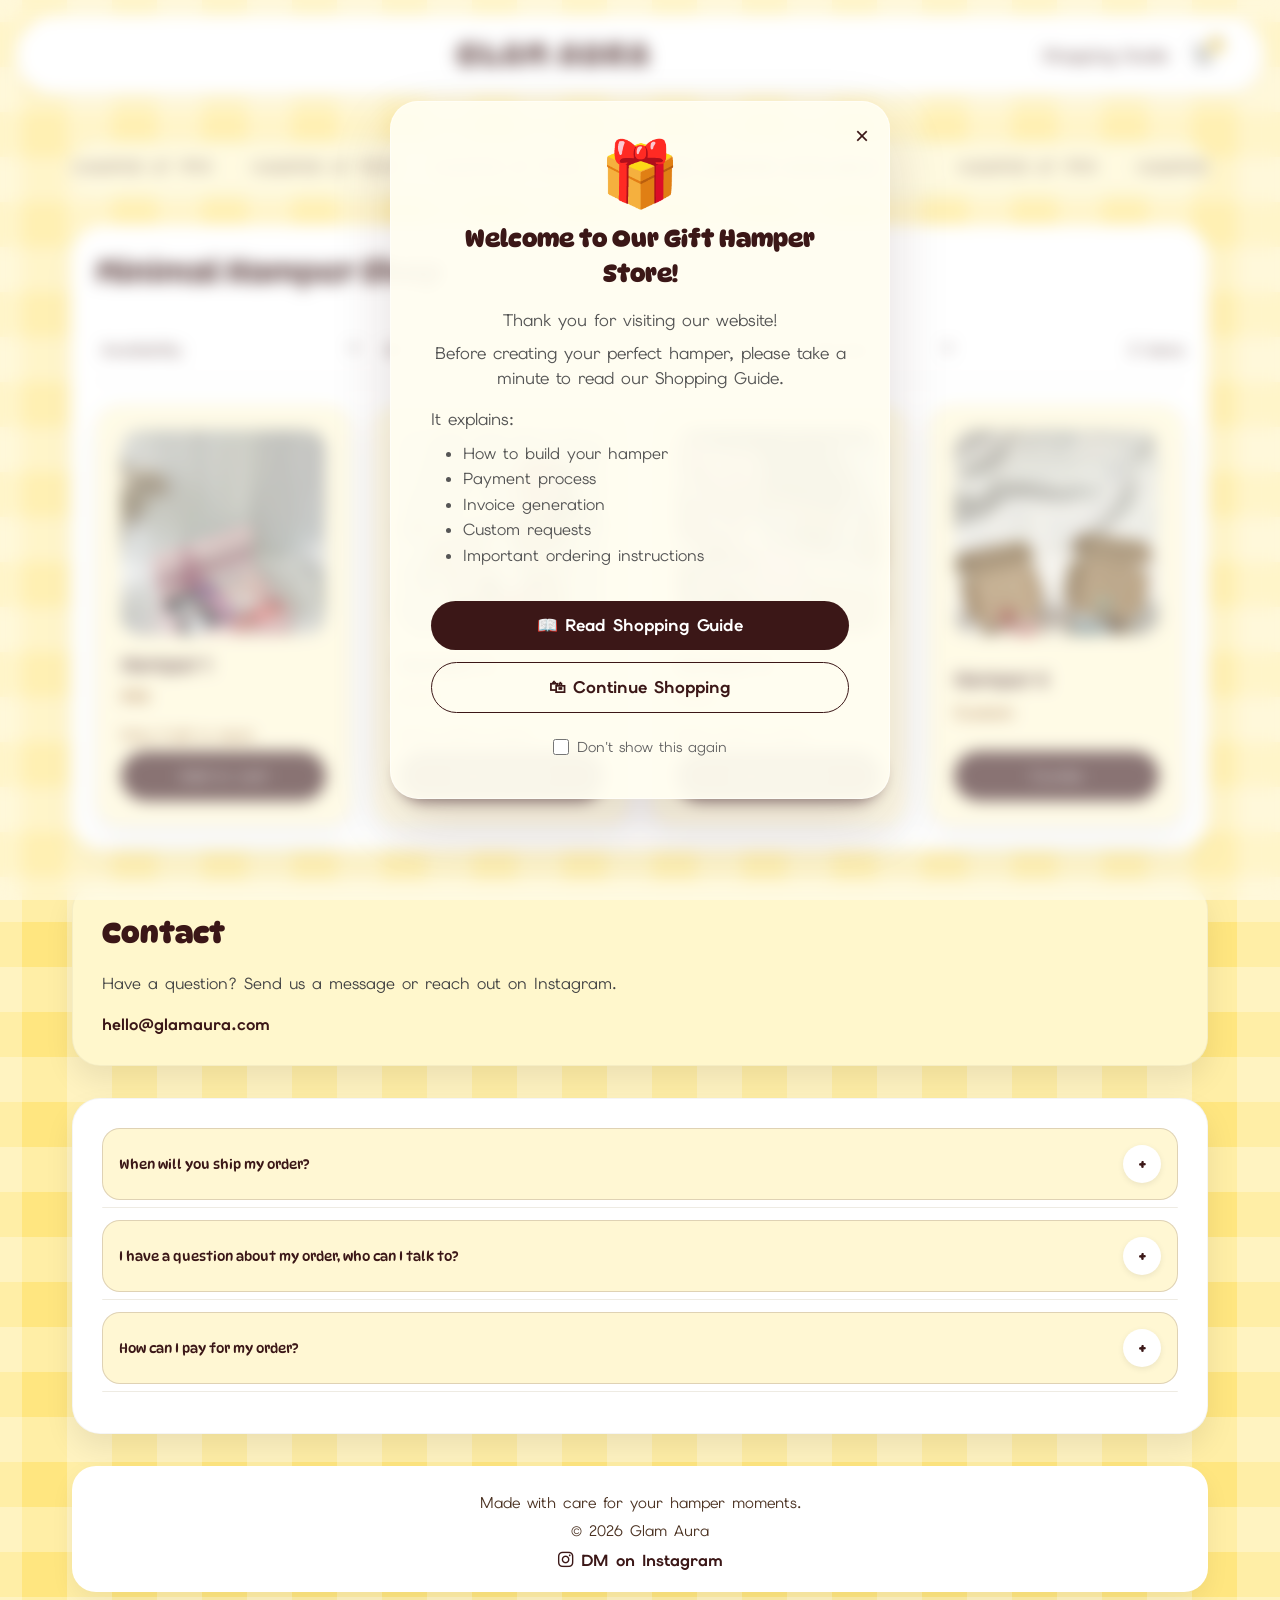
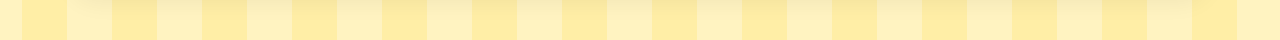
<file: index.html>
<!DOCTYPE html>
<html lang="en">
<head>
    <meta charset="UTF-8">
    <meta name="viewport" content="width=device-width, initial-scale=1.0">
    <title>Glam Aura - Hamper Store</title>
    <link rel="stylesheet" href="style.css">
    <link rel="preconnect" href="https://fonts.googleapis.com">
<link rel="preconnect" href="https://fonts.gstatic.com" crossorigin>
    <link rel="stylesheet" href="https://fonts.googleapis.com/css2?family=DynaPuff:wght@400..700&family=Elms+Sans:ital,wght@0,100..900;1,100..900&display=swap">
    <link rel="stylesheet" href="https://fonts.googleapis.com/css2?family=Material+Symbols+Outlined:opsz,wght,FILL,GRAD@20..48,100..700,0..1,-50..200" />
    <link rel="stylesheet" href="https://cdnjs.cloudflare.com/ajax/libs/font-awesome/6.4.0/css/all.min.css">
    <style>
        .material-symbols-outlined {
            font-family: 'Material Symbols Outlined';
            font-variation-settings:
            'FILL' 0,
            'wght' 400,
            'GRAD' 0,
            'opsz' 24;
            line-height: 1;
        }
    </style>
</head>
<body>
    <!-- Navigation Bar -->
    <nav class="navbar">
        <div class="nav-container">
            <!-- Brand Name -->
            <a class="nav-brand" href="index.html">GLAM AURA</a>
            
            <div style="display: flex; align-items: center; gap: 1.5rem;">
                <a href="shopping-guide.html" style="font-family: 'Elms Sans', sans-serif; font-weight: 700; color: #3b1717; text-decoration: none; font-size: 1rem; transition: color 0.3s ease;">Shopping Guide</a>
                <!-- Cart Icon -->
                <div class="cart-icon">
                    <span class="material-symbols-outlined">shopping_cart</span>
                    <span class="cart-count" id="cartCount">0</span>
                </div>
            </div>
        </div>
    </nav>

    <!-- Main Content -->
    <main class="container">
        <section class="top-banner">
            <div class="ticker">
                <span>HAMPER AT ₹99&nbsp; &nbsp;&nbsp;&nbsp;HAMPER AT ₹299&nbsp;&nbsp;&nbsp;&nbsp;HAMPER AT ₹499&nbsp;&nbsp;&nbsp;&nbsp;<B>CUSTOM HAMPER AVAILABLE</B>&nbsp;&nbsp;&nbsp;&nbsp;</span>
                <span>HAMPER AT ₹99&nbsp; &nbsp;&nbsp;&nbsp;HAMPER AT ₹299&nbsp;&nbsp;&nbsp;&nbsp;HAMPER AT ₹499&nbsp;&nbsp;&nbsp;&nbsp;<B>CUSTOM HAMPER AVAILABLE</B>&nbsp;&nbsp;&nbsp;&nbsp;</span>
                <span>HAMPER AT ₹99&nbsp; &nbsp;&nbsp;&nbsp;HAMPER AT ₹299&nbsp;&nbsp;&nbsp;&nbsp;HAMPER AT ₹499&nbsp;&nbsp;&nbsp;&nbsp;<B>CUSTOM HAMPER AVAILABLE</B>&nbsp;&nbsp;&nbsp;&nbsp;</span>
                    
            </div>
        </section>

        <section class="products-section" id="products">
            <div class="products-header">
                <h2>Minimal Hamper Shop</h2>
            </div>

            <div class="filter-section">
                <div class="filter-row">
                    <div class="filter-item">
                        <select id="availabilityFilter" class="filter-dropdown-inline">
                            <option value="all">Availability</option>
                            <option value="in-stock">In Stock</option>
                            <option value="out-stock">Out of Stock</option>
                        </select>
                    </div>

                    <div class="filter-item">
                        <select id="priceFilter" class="filter-dropdown-inline">
                            <option value="all">All</option>
                            <option value="99">₹99</option>
                            <option value="299">₹299</option>
                            <option value="499">₹499</option>
                        </select>
                    </div>

                    <div class="filter-item sort-item">
                        <select id="sortFilter" class="filter-dropdown-inline">
                            <option value="relevance">Popular</option>
                            <option value="price-low">Lowest to Highest</option>
                            <option value="price-high">Highest to Lowest</option>
                        </select>
                    </div>

                    <div class="item-count" id="itemCount">3 items</div>
                </div>
            </div>

            <div class="product-grid">
                <article class="product-card" data-product="Hamper 1" data-price="99" data-image="Hamper 1" data-items="Mini chocolate|Hand cream|Sticker set" data-description="A soft bundle of treats and small surprises.">
                    <div class="product-image">
                        <img src="assets/hamper1.jpg" alt="Hamper 1">
                    </div>
                    <div>
                        <div class="product-title">Hamper 1</div>
                        <div class="product-price">₹99</div>
                    </div>
                    <button class="add-cart-btn" data-product="Hamper 1" data-price="99">Add to cart</button>
                </article>

                <article class="product-card" data-product="Hamper 2" data-price="299" data-image="Hamper 2" data-items="Cozy socks|Snack jar|Note card" data-description="A richer mix of cozy accessories and snacks.">
                    <div class="product-image">
                        <img src="assets/hamper2.jpg" alt="Hamper 2">
                    </div>
                    <div>
                        <div class="product-title">Hamper 2</div>
                        <div class="product-price">₹299</div>
                    </div>
                    <button class="add-cart-btn" data-product="Hamper 2" data-price="299">Add to cart</button>
                </article>

                <article class="product-card" data-product="Hamper 3" data-price="499" data-image="Hamper 3" data-items="Premium candle|Sweet biscuits|Gift tag" data-description="A premium selection for thoughtful gifting.">
                    <div class="product-image">
                        <img src="assets/hamper3.jpg" alt="Hamper 3">
                    </div>
                    <div>
                        <div class="product-title">Hamper 3</div>
                        <div class="product-price">₹499</div>
                    </div>
                    <button class="add-cart-btn" data-product="Hamper 3" data-price="499">Add to cart</button>
                </article>

                <article class="product-card" data-product="Hamper 4" data-price="599" data-image="Hamper 4" data-items="Custom item 1|Custom item 2|Custom message card" data-description="Build your own custom hamper with curated goodies.">
                    <div class="product-image">
                        <img src="assets/custom-hamper.jpg" alt="Custom Hamper">
                    </div>
                    <div>
                        <div class="product-title">Hamper 4</div>
                        <div class="product-price">Custom</div>
                    </div>
                    <button class="curate-btn" type="button" onclick="window.location.href='custom-hamper.html'">Curate</button>
                </article>
            </div>
        </section>

        <section class="contact-section" id="contact">
            <h2>Contact</h2>
            <p>Have a question? Send us a message or reach out on Instagram.</p>
            <a class="contact-link" href="mailto:hello@glamaura.com">hello@glamaura.com</a>
        </section>

        <section class="faq-section">
            <div class="faq-item">
                <button class="faq-question" type="button">
                    <span>When will you ship my order?</span>
                    <span class="faq-toggle">+</span>
                </button>
                <div class="faq-answer">
                    <p>Allow 3-4 business days for us to process and ship out your order.</p>
                </div>
            </div>
            <div class="faq-item">
                <button class="faq-question" type="button">
                    <span>I have a question about my order, who can I talk to?</span>
                    <span class="faq-toggle">+</span>
                </button>
                <div class="faq-answer">
                    <p>Please contact and message us on Instagram at <a href="https://www.instagram.com/theglam._.aura" target="_blank" rel="noreferrer">theglam._.aura</a>.</p>
                </div>
            </div>
            <div class="faq-item">
                <button class="faq-question" type="button">
                    <span>How can I pay for my order?</span>
                    <span class="faq-toggle">+</span>
                </button>
                <div class="faq-answer">
                    <p>Payments are accepted via UPI and other online payment methods at checkout for a smooth and secure experience.</p>
                </div>
            </div>
        </section>

        <footer class="site-footer">
            <p>Made with care for your hamper moments.</p>
            <p>© 2026 Glam Aura</p>
            <a class="instagram-link" href="https://www.instagram.com/theglam._.aura" target="_blank" rel="noreferrer">
                <i class="fab fa-instagram"></i> DM on Instagram
            </a>
        </footer>
    </main>

    <div id="cartSummaryBar" class="cart-summary-bar">
        <div class="cart-summary-thumb"><span class="material-symbols-outlined">shopping_cart</span></div>
        <div class="cart-summary-content">
            <div class="cart-summary-title" id="summaryTitle">Your cart</div>
            <div class="cart-summary-price" id="summaryPrice">₹0</div>
        </div>
        <button class="cart-summary-button" id="summaryButton">View cart</button>
    </div>

    <div id="cartDrawerOverlay" class="cart-drawer-overlay">
        <div class="cart-drawer">
            <div class="cart-drawer-header">
                <h3>Your Cart</h3>
                <button class="drawer-close" id="drawerClose">×</button>
            </div>
            <div class="cart-drawer-body">
                <div class="cart-status">
                    <span id="cartDrawerCount">0</span>
                    <span>item(s)</span>
                </div>
                <div class="cart-message">Have a buttery day!</div>
                <div class="cart-items" id="cartItems"></div>
                <div class="cart-total"><span>Total</span><span id="cartTotal">₹0</span></div>
                <div class="cart-note">
                    <label for="cartNote">Add order note</label>
                    <textarea id="cartNote" placeholder="Write a cute note here..."></textarea>
                </div>
            </div>
            <div class="cart-drawer-footer">
                <div class="cart-buttons">
                    <button class="cart-action-btn secondary" id="viewCartButton">View Cart</button>
                    <button class="cart-action-btn primary" id="checkoutButton">Check Out</button>
                </div>
            </div>
        </div>
    </div>

    <div id="productModalOverlay" class="product-modal-overlay">
        <div class="product-modal">
            <div class="product-modal-header">
                <div class="product-modal-title" id="modalTitle">Hamper details</div>
                <button class="modal-close" id="modalClose">×</button>
            </div>
            <div class="product-modal-body">
                <div class="modal-image" id="modalImage">Product image</div>
                <div class="modal-price" id="modalPrice">₹0</div>
                <p class="modal-description" id="modalDescription">Product description</p>
                <div class="modal-items">
                    <div class="modal-items-title">What's inside</div>
                    <ul class="modal-items-list" id="modalItemsList"></ul>
                </div>
            </div>
            <div class="product-modal-footer">
                <button class="cart-action-btn secondary" id="modalCloseButton">Close</button>
                <button class="cart-action-btn primary" id="modalAddCartButton">Add to cart</button>
            </div>
        </div>
    </div>

    <div id="welcomePopupOverlay" class="welcome-popup-overlay">
        <div class="welcome-popup">
            <button class="welcome-popup-close" id="welcomePopupClose">×</button>
            <div class="welcome-popup-icon">🎁</div>
            <h2 class="welcome-popup-title">Welcome to Our Gift Hamper Store!</h2>
            <p class="welcome-popup-text">Thank you for visiting our website!</p>
            <p class="welcome-popup-text">Before creating your perfect hamper, please take a minute to read our Shopping Guide.</p>
            <p class="welcome-popup-text" style="text-align: left; margin-top: 1rem;">It explains:</p>
            <ul class="welcome-popup-list">
                <li>How to build your hamper</li>
                <li>Payment process</li>
                <li>Invoice generation</li>
                <li>Custom requests</li>
                <li>Important ordering instructions</li>
            </ul>
            <div class="welcome-popup-buttons">
                <button class="cart-action-btn primary" onclick="window.location.href='shopping-guide.html'">📖 Read Shopping Guide</button>
                <button class="cart-action-btn secondary" id="welcomePopupContinue">🛍 Continue Shopping</button>
            </div>
            <div class="welcome-popup-checkbox">
                <input type="checkbox" id="dontShowAgain">
                <label for="dontShowAgain">Don't show this again</label>
            </div>
        </div>
    </div>

    <script src="script.js"></script>
</body>
</html>
</file>
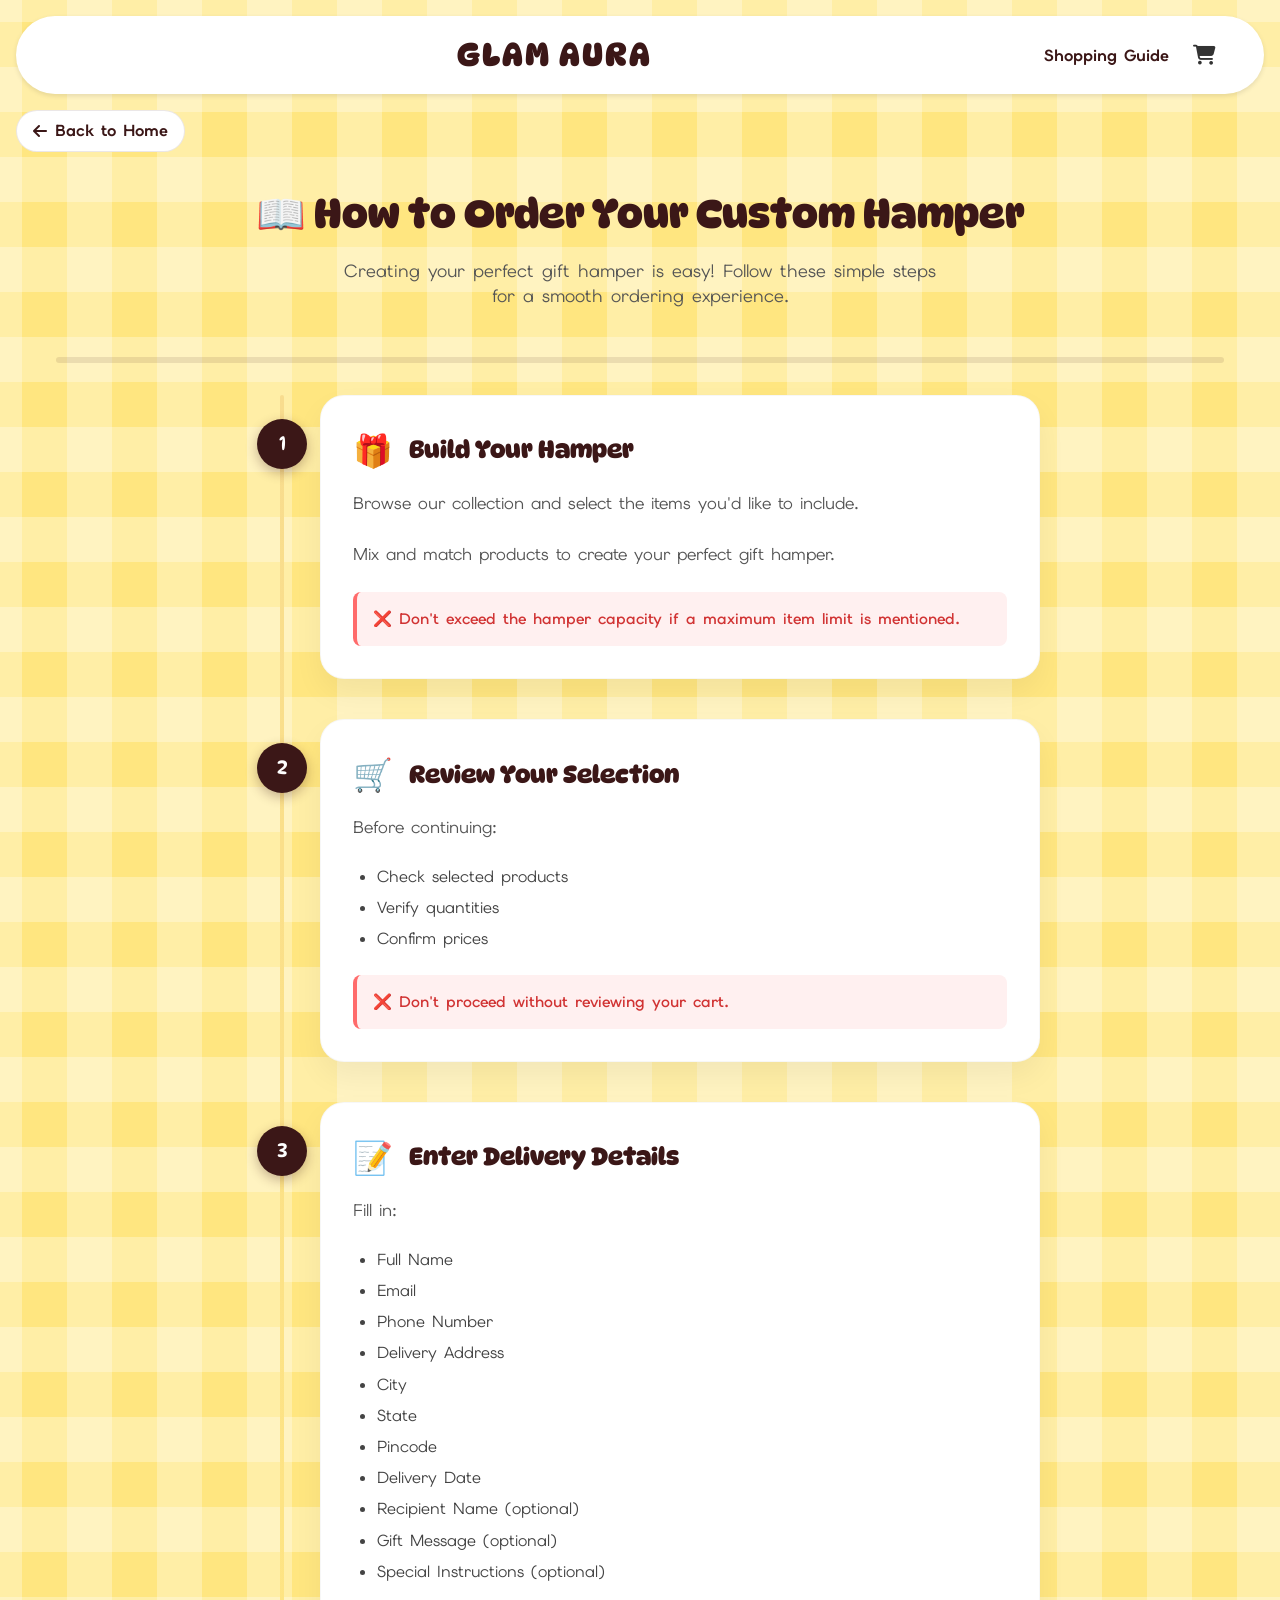
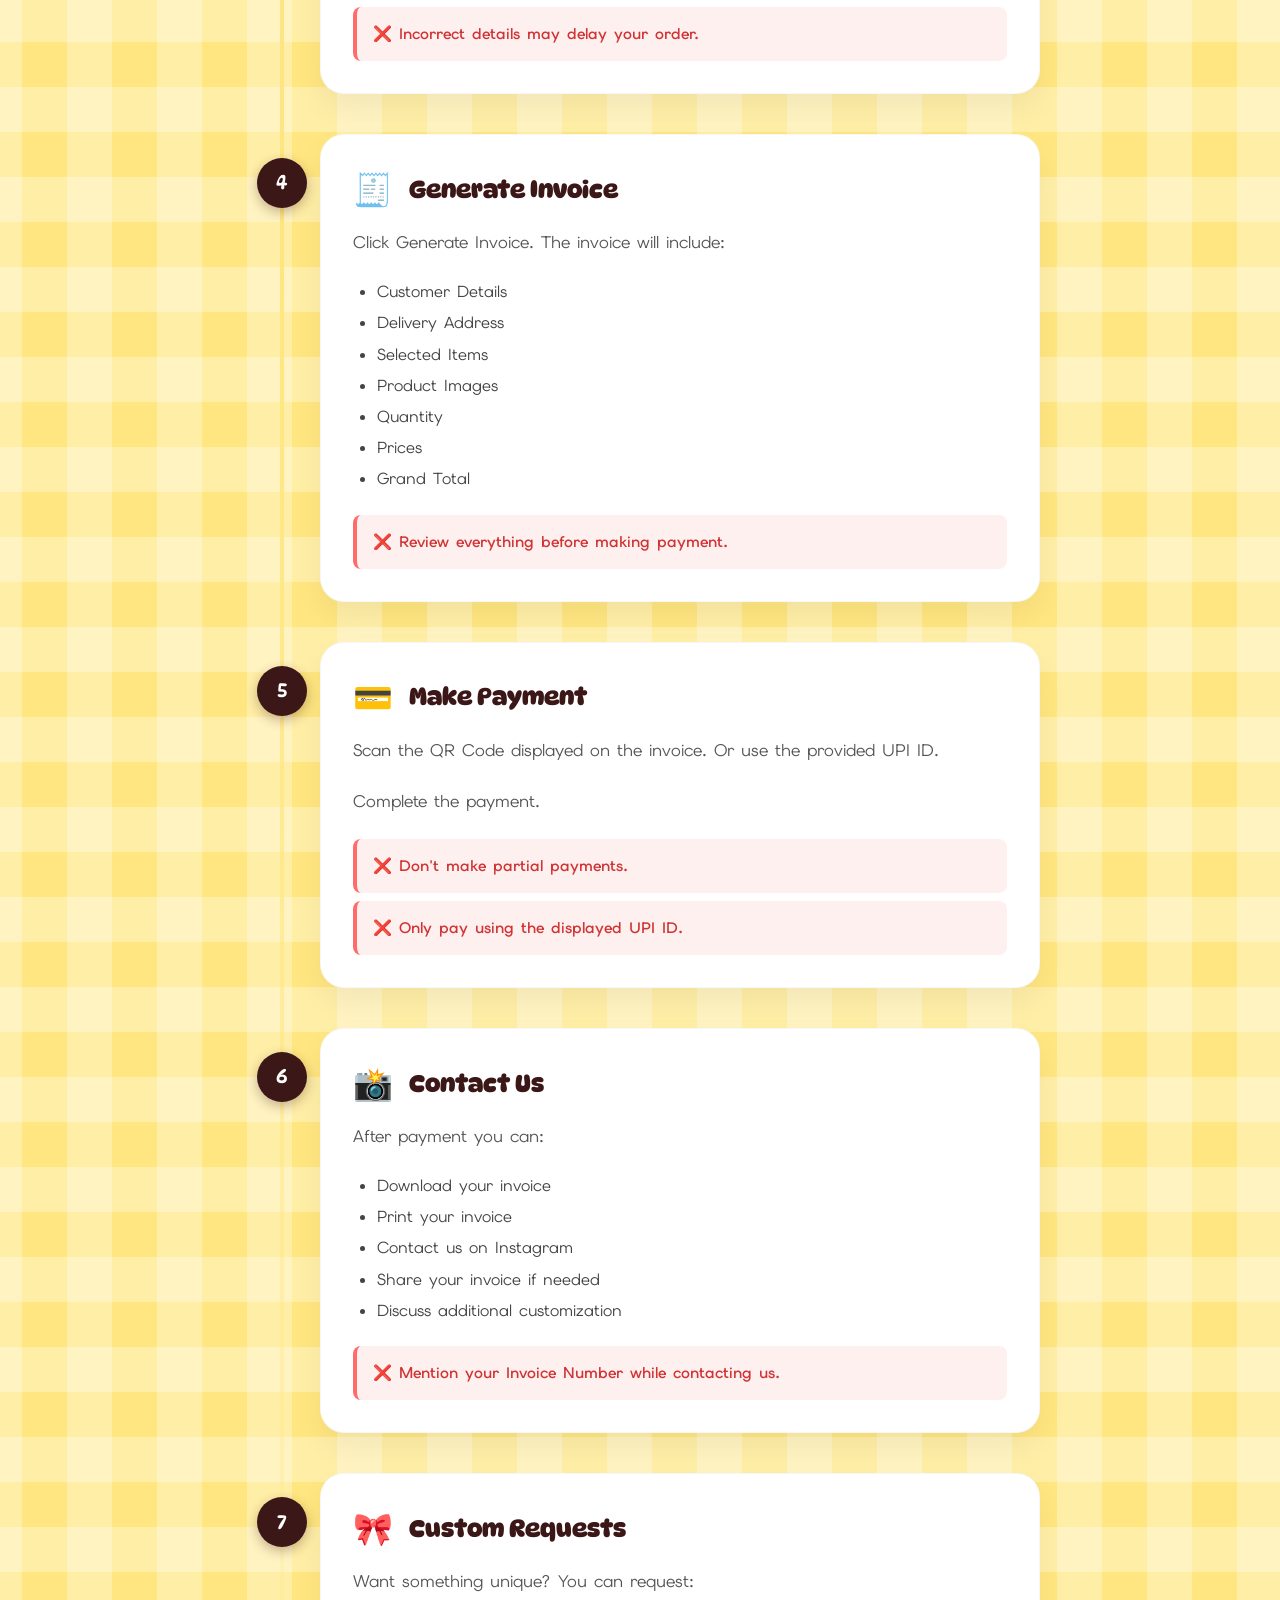
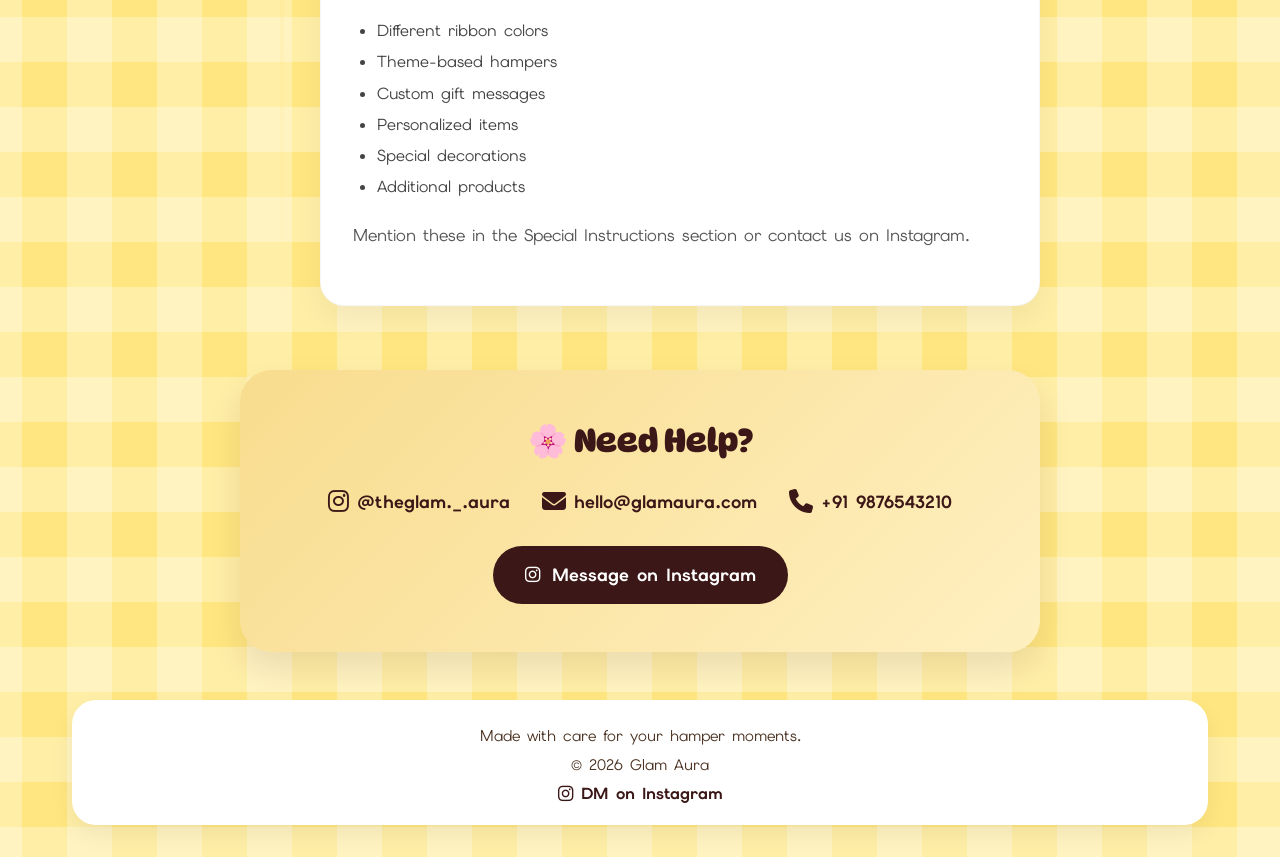
<file: shopping-guide.html>
<!DOCTYPE html>
<html lang="en">
<head>
    <meta charset="UTF-8">
    <meta name="viewport" content="width=device-width, initial-scale=1.0">
    <title>Shopping Guide - Glam Aura</title>
    <link rel="stylesheet" href="style.css">
    <link rel="preconnect" href="https://fonts.googleapis.com">
    <link rel="preconnect" href="https://fonts.gstatic.com" crossorigin>
    <link rel="stylesheet" href="https://fonts.googleapis.com/css2?family=DynaPuff:wght@400..700&family=Elms+Sans:ital,wght@0,100..900;1,100..900&display=swap">
    <link rel="stylesheet" href="https://cdnjs.cloudflare.com/ajax/libs/font-awesome/6.4.0/css/all.min.css">
</head>
<body>
    <!-- Navigation Bar -->
    <nav class="navbar">
        <div class="nav-container">
            <!-- Brand Name -->
            <a class="nav-brand" href="index.html">GLAM AURA</a>
            
            <div style="display: flex; align-items: center; gap: 1.5rem;">
                <a href="shopping-guide.html" style="font-family: 'Elms Sans', sans-serif; font-weight: 700; color: #3b1717; text-decoration: none; font-size: 1rem; transition: color 0.3s ease;">Shopping Guide</a>
                <!-- Cart Icon -->
                <div class="cart-icon" onclick="window.location.href='index.html'">
                    <i class="fas fa-shopping-cart" style="font-size: 1.25rem; color: #333;"></i>
                </div>
            </div>
        </div>
    </nav>

    <a href="index.html" class="guide-back-btn">
        <i class="fas fa-arrow-left"></i> Back to Home
    </a>

    <main class="guide-container">
        <header class="guide-header">
            <h1 class="guide-title">📖 How to Order Your Custom Hamper</h1>
            <p class="guide-subtitle">Creating your perfect gift hamper is easy! Follow these simple steps for a smooth ordering experience.</p>
        </header>

        <div class="progress-container">
            <div class="progress-bar" id="progressBar"></div>
        </div>

        <div class="guide-timeline">
            <!-- Step 1 -->
            <div class="guide-step">
                <div class="step-number">1</div>
                <div class="guide-card">
                    <div class="guide-card-header">
                        <div class="step-icon">🎁</div>
                        <h2 class="guide-card-title">Build Your Hamper</h2>
                    </div>
                    <p class="guide-card-desc">Browse our collection and select the items you'd like to include.</p>
                    <p class="guide-card-desc">Mix and match products to create your perfect gift hamper.</p>
                    <div class="warning-box">
                        ❌ Don't exceed the hamper capacity if a maximum item limit is mentioned.
                    </div>
                </div>
            </div>

            <!-- Step 2 -->
            <div class="guide-step">
                <div class="step-number">2</div>
                <div class="guide-card">
                    <div class="guide-card-header">
                        <div class="step-icon">🛒</div>
                        <h2 class="guide-card-title">Review Your Selection</h2>
                    </div>
                    <p class="guide-card-desc">Before continuing:</p>
                    <ul class="guide-card-list">
                        <li>Check selected products</li>
                        <li>Verify quantities</li>
                        <li>Confirm prices</li>
                    </ul>
                    <div class="warning-box">
                        ❌ Don't proceed without reviewing your cart.
                    </div>
                </div>
            </div>

            <!-- Step 3 -->
            <div class="guide-step">
                <div class="step-number">3</div>
                <div class="guide-card">
                    <div class="guide-card-header">
                        <div class="step-icon">📝</div>
                        <h2 class="guide-card-title">Enter Delivery Details</h2>
                    </div>
                    <p class="guide-card-desc">Fill in:</p>
                    <ul class="guide-card-list">
                        <li>Full Name</li>
                        <li>Email</li>
                        <li>Phone Number</li>
                        <li>Delivery Address</li>
                        <li>City</li>
                        <li>State</li>
                        <li>Pincode</li>
                        <li>Delivery Date</li>
                        <li>Recipient Name (optional)</li>
                        <li>Gift Message (optional)</li>
                        <li>Special Instructions (optional)</li>
                    </ul>
                    <div class="warning-box">
                        ❌ Incorrect details may delay your order.
                    </div>
                </div>
            </div>

            <!-- Step 4 -->
            <div class="guide-step">
                <div class="step-number">4</div>
                <div class="guide-card">
                    <div class="guide-card-header">
                        <div class="step-icon">🧾</div>
                        <h2 class="guide-card-title">Generate Invoice</h2>
                    </div>
                    <p class="guide-card-desc">Click Generate Invoice. The invoice will include:</p>
                    <ul class="guide-card-list">
                        <li>Customer Details</li>
                        <li>Delivery Address</li>
                        <li>Selected Items</li>
                        <li>Product Images</li>
                        <li>Quantity</li>
                        <li>Prices</li>
                        <li>Grand Total</li>
                    </ul>
                    <div class="warning-box">
                        ❌ Review everything before making payment.
                    </div>
                </div>
            </div>

            <!-- Step 5 -->
            <div class="guide-step">
                <div class="step-number">5</div>
                <div class="guide-card">
                    <div class="guide-card-header">
                        <div class="step-icon">💳</div>
                        <h2 class="guide-card-title">Make Payment</h2>
                    </div>
                    <p class="guide-card-desc">Scan the QR Code displayed on the invoice. Or use the provided UPI ID.</p>
                    <p class="guide-card-desc">Complete the payment.</p>
                    <div class="warning-box" style="margin-bottom: 0.5rem;">
                        ❌ Don't make partial payments.
                    </div>
                    <div class="warning-box">
                        ❌ Only pay using the displayed UPI ID.
                    </div>
                </div>
            </div>

            <!-- Step 6 -->
            <div class="guide-step">
                <div class="step-number">6</div>
                <div class="guide-card">
                    <div class="guide-card-header">
                        <div class="step-icon">📸</div>
                        <h2 class="guide-card-title">Contact Us</h2>
                    </div>
                    <p class="guide-card-desc">After payment you can:</p>
                    <ul class="guide-card-list">
                        <li>Download your invoice</li>
                        <li>Print your invoice</li>
                        <li>Contact us on Instagram</li>
                        <li>Share your invoice if needed</li>
                        <li>Discuss additional customization</li>
                    </ul>
                    <div class="warning-box">
                        ❌ Mention your Invoice Number while contacting us.
                    </div>
                </div>
            </div>

            <!-- Step 7 -->
            <div class="guide-step">
                <div class="step-number">7</div>
                <div class="guide-card">
                    <div class="guide-card-header">
                        <div class="step-icon">🎀</div>
                        <h2 class="guide-card-title">Custom Requests</h2>
                    </div>
                    <p class="guide-card-desc">Want something unique? You can request:</p>
                    <ul class="guide-card-list">
                        <li>Different ribbon colors</li>
                        <li>Theme-based hampers</li>
                        <li>Custom gift messages</li>
                        <li>Personalized items</li>
                        <li>Special decorations</li>
                        <li>Additional products</li>
                    </ul>
                    <p class="guide-card-desc">Mention these in the Special Instructions section or contact us on Instagram.</p>
                </div>
            </div>
        </div>

        <div class="support-card">
            <h2 class="guide-help-title">🌸 Need Help?</h2>
            <div class="guide-help-grid">
                <div class="guide-help-item">
                    <i class="fab fa-instagram" style="font-size: 1.5rem;"></i> <span class="dynamic-insta-text">@theglam._.aura</span>
                </div>
                <div class="guide-help-item">
                    <i class="fas fa-envelope" style="font-size: 1.5rem;"></i> hello@glamaura.com
                </div>
                <div class="guide-help-item">
                    <i class="fas fa-phone" style="font-size: 1.5rem;"></i> +91 9876543210
                </div>
            </div>
            <a href="#" target="_blank" rel="noreferrer" class="guide-help-btn dynamic-insta-link">
                <i class="fab fa-instagram"></i> Message on Instagram
            </a>
        </div>

        <footer class="site-footer">
            <p>Made with care for your hamper moments.</p>
            <p>© 2026 Glam Aura</p>
            <a class="instagram-link dynamic-insta-link" href="#" target="_blank" rel="noreferrer">
                <i class="fab fa-instagram"></i> DM on Instagram
            </a>
        </footer>
    </main>

    <script src="script.js"></script>
    <script>
        // Scroll reveal animation for steps
        const steps = document.querySelectorAll('.guide-step');
        
        const observerOptions = {
            root: null,
            rootMargin: '0px',
            threshold: 0.15
        };

        const observer = new IntersectionObserver((entries, observer) => {
            entries.forEach(entry => {
                if (entry.isIntersecting) {
                    entry.target.classList.add('reveal');
                    observer.unobserve(entry.target);
                }
            });
        }, observerOptions);

        steps.forEach((step, index) => {
            // Add a slight delay based on index for a cascading effect if multiple steps are visible
            step.style.transitionDelay = `${index * 0.1}s`;
            observer.observe(step);
        });
        
        // Trigger first few immediately if they are in viewport
        setTimeout(() => {
            steps.forEach(step => {
                const rect = step.getBoundingClientRect();
                if (rect.top < window.innerHeight) {
                    step.classList.add('reveal');
                }
            });
        }, 100);

            // Sticky progress indicator logic
            window.addEventListener('scroll', () => {
                const winScroll = document.body.scrollTop || document.documentElement.scrollTop;
                const height = document.documentElement.scrollHeight - document.documentElement.clientHeight;
                const scrolled = height > 0 ? (winScroll / height) * 100 : 0;
                const progressBar = document.getElementById('progressBar');
                if (progressBar) {
                    progressBar.style.width = scrolled + '%';
                }
            });
    </script>
</body>
</html>
</file>
<file: style.css>
* {
    margin: 0;
    padding: 0;
    box-sizing: border-box;
}

body {
    font-family: 'Elms Sans', sans-serif;
    line-height: 1.45;
    background-color: #FFE680;
    background-image:
        linear-gradient(180deg,
            rgba(255,255,255,0.30) 0%,
            rgba(255,255,255,0.30) 25%,
            transparent 25%,
            transparent 75%,
            rgba(255,255,255,0.30) 75%,
            rgba(255,255,255,0.30) 100%),
        linear-gradient(90deg,
            rgba(255,255,255,0.30) 0%,
            rgba(255,255,255,0.30) 25%,
            transparent 25%,
            transparent 75%,
            rgba(255,255,255,0.30) 75%,
            rgba(255,255,255,0.30) 100%);
    background-size: 40px 40px;
    background-position: 0 0, 0 0;
    background-repeat: repeat;
}

@media (max-width: 480px) {
    body {
        background-size: 30px 30px;
    }
}

@media (min-width: 768px) {
    body {
        background-size: 90px 90px;
    }
}

/* Navigation Bar */
.navbar {
    background-color: #FFFFFF; /* White */
    box-shadow: 0 2px 5px rgba(0, 0, 0, 0.1);
    position: sticky;
    top: 0;
    z-index: 1000;
    margin: 1rem 1rem 0 1rem;
    border-radius: 40px;
}

.nav-container {
    display: flex;
    justify-content: space-between;
    align-items: center;
    padding: 1rem 2rem;
    max-width: 100%;
}

.nav-brand,
h1,
h2,
h3,
h4,
h5,
h6 {
    font-family: 'DynaPuff', cursive;
}

.nav-brand {
    font-size: 1.5rem;
    font-weight: bold;
    color: #3b1717;
    letter-spacing: 2px;
    flex: 1;
    text-align: center;
    text-decoration: none;
    transition: color 0.3s ease;
}

.nav-brand:hover {
    color: #502f2f;
}

.cart-icon {
    font-size: 1.5rem;
    color: #333;
    cursor: pointer;
    transition: color 0.3s ease;
}

.cart-icon:hover {
    color: #502f2f;
}

/* Hamburger Menu */
.hamburger {
    display: none;
    cursor: pointer;
}

.hamburger .material-symbols-outlined {
    font-family: 'Material Symbols Outlined';
    font-size: 2rem;
    color: #333;
    transition: color 0.2s ease;
    line-height: 1;
}

.hamburger:hover .material-symbols-outlined {
    color: #000;
}

/* Mobile Menu */
.mobile-menu {
    display: none;
    background-color: #FFFFFF;
    padding: 0;
    max-height: 0;
    overflow: hidden;
    transition: max-height 0.3s ease, box-shadow 0.3s ease, border-radius 0.3s ease;
    margin-top: 0.75rem;
    border-radius: 24px;
    box-shadow: 0 12px 30px rgba(0, 0, 0, 0.12);
}

.mobile-menu.active {
    display: block;
    max-height: 400px;
}

.menu-list {
    list-style: none;
    padding: 1rem 2rem;
}

.menu-list li {
    padding: 0.75rem 0;
    border-bottom: 1px solid #f0f0f0;
}

.menu-list li:last-child {
    border-bottom: none;
}

.menu-list a {
    text-decoration: none;
    color: #333;
    font-family: 'Elms Sans', sans-serif;
    font-weight: 500;
    font-size: 1rem;
    transition: color 0.3s ease;
}

.menu-list a:hover {
    color: #FFE680;
}

/* Top Scrolling Banner */
.top-banner {
    overflow: hidden;
    background-color: #fff7cc;
    border-radius: 32px;
    margin: 1rem 1rem 0;
    padding: 0.8rem 0;
    border: 1px solid rgba(0, 0, 0, 0.08);
}

.ticker {
    display: inline-flex;
    white-space: nowrap;
    animation: ticker 10s linear infinite;
}

.ticker span {
    font-family: 'Elms Sans', sans-serif;
    font-size: 1rem;
    color: #3b1717;
    letter-spacing: 1px;
    padding-right: 3rem;
}

@keyframes ticker {
    from {
        transform: translateX(0);
    }
    to {
        transform: translateX(-50%);
    }
}

/* Product Cards */
.products-section {
    margin: 2rem 1rem 0;
}

.products-header {
    display: flex;
    justify-content: space-between;
    align-items: center;
    margin-bottom: 1.5rem;
    flex-wrap: wrap;
}

.products-header h2 {
    font-family: 'DynaPuff', cursive;
    font-size: 2rem;
    color: #3b1717;
}

.filter-section {
    padding: 1rem 0;
    margin-bottom: 1.5rem;
    border-bottom: 1px solid rgba(59, 23, 23, 0.1);
}

.filter-row {
    display: grid;
    grid-template-columns: repeat(4, auto);
    gap: 1rem;
    align-items: center;
}

.filter-item {
    position: relative;
    display: inline-flex;
    align-items: center;
    white-space: nowrap;
    background: transparent;
    border: none;
    padding: 0;
    min-height: auto;
}

.item-count {
    flex: 0 0 auto;
    white-space: nowrap;
    padding: 0;
    background: transparent;
    border: none;
    font-size: 0.95rem;
    font-weight: 600;
    color: #3b1717;
    justify-self: end;
}

.filter-section {
    padding: 0.9rem 0;

.filter-dropdown-inline {
    appearance: none;
        padding: 0.35rem 0.4rem 0.35rem 0.35rem;
        border: none;
        background-color: transparent;
        color: #3b1717;
        font-family: 'Elms Sans', sans-serif;
        font-weight: 600;
        font-size: 0.95rem;
        cursor: pointer;
        transition: color 0.2s ease;
        min-width: 100px;
        width: auto;
        padding-right: 0.6rem;
    }

    .filter-item::after {
        content: '▼';
        position: absolute;
        right: 0.35rem;
        top: 50%;
        transform: translateY(-50%);
        font-size: 0.75rem;
        color: #3b1717;
        pointer-events: none;
    }

    @media (max-width: 767px) {
        .filter-row {
            grid-template-columns: repeat(2, minmax(120px, 1fr));
        }
    }
    color: #502f2f;
}

.filter-dropdown-inline:focus {
    outline: none;
    color: #3b1717;
}

.filter-item::after {
    content: '▼';
    position: absolute;
    right: 0;
    top: 50%;
    transform: translateY(-50%);
    font-size: 0.65rem;
    color: #3b1717;
    pointer-events: none;
}

.item-count {
    font-family: 'Elms Sans', sans-serif;
    color: #3b1717;
    font-weight: 600;
    font-size: 0.95rem;
}

.sort-item {
    margin-left: auto;
}

.product-grid {
    display: grid;
    gap: 1.4rem;
    grid-template-columns: repeat(auto-fit, minmax(220px, 1fr));
}

.product-card {
    background-color: #fff8d6;
    border-radius: 24px;
    padding: 1.5rem;
    box-shadow: 0 14px 30px rgba(0, 0, 0, 0.08);
    border: 1px solid rgba(59, 23, 23, 0.08);
    display: flex;
    flex-direction: column;
    justify-content: space-between;
}

.checkout-cart .product-card {
    background-color: #fff8d6;
    border-color: rgba(59, 23, 23, 0.08);
}

.product-image {
    width: 100%;
    aspect-ratio: 1 / 1;
    border-radius: 20px;
    background: linear-gradient(135deg, #f8dc8e 0%, #fff0c1 100%);
    display: grid;
    place-items: center;
    margin-bottom: 1rem;
    padding: 0;
    overflow: hidden;
}

.product-image img {
    width: 100%;
    height: 100%;
    object-fit: cover;
    display: block;
}

.product-title {
    font-family: 'DynaPuff', cursive;
    font-size: 1.25rem;
    margin-bottom: 0.4rem;
    color: #3b1717;
}

.product-price {
    font-family: 'Elms Sans', sans-serif;
    font-size: 1rem;
    font-weight: 700;
    color: #8c4b0f;
    margin-bottom: 0.75rem;
}

.product-description {
    font-family: 'Elms Sans', sans-serif;
    color: #555;
    line-height: 1.55;
    margin-bottom: 1.3rem;
}

.add-cart-btn,
.curate-btn {
    border: none;
    background-color: #3b1717;
    color: #fff;
    font-family: 'Elms Sans', sans-serif;
    font-size: 0.95rem;
    padding: 0.95rem 1rem;
    border-radius: 999px;
    cursor: pointer;
    transition: background-color 0.3s ease, transform 0.2s ease;
}

.add-cart-btn:hover,
.curate-btn:hover {
    background-color: #572421;
    transform: translateY(-1px);
}

.curate-btn {
    width: 100%;
}

.contact-section {
    margin: 2rem 1rem 0;
    padding: 1.8rem;
    border-radius: 28px;
    background-color: #ffffff;
    box-shadow: 0 14px 30px rgba(0, 0, 0, 0.08);
    border: 1px solid rgba(0, 0, 0, 0.04);
}

.contact-section h2 {
    font-family: 'DynaPuff', cursive;
    font-size: 1.8rem;
    color: #3b1717;
    margin-bottom: 1rem;
}

.contact-section p {
    font-family: 'Elms Sans', sans-serif;
    color: #444;
    line-height: 1.7;
}

.contact-link {
    display: inline-block;
    margin-top: 1rem;
    color: #3b1717;
    text-decoration: none;
    font-family: 'Elms Sans', sans-serif;
    font-weight: 700;
}

.site-footer {
    margin: 2rem 1rem 2rem;
    padding: 1.2rem 1.5rem;
    border-radius: 24px;
    background-color: #ffffff;
    box-shadow: 0 10px 24px rgba(0, 0, 0, 0.06);
    text-align: center;
    font-family: 'Elms Sans', sans-serif;
    color: #4b3222;
}

.site-footer p {
    margin: 0.4rem 0;
    font-size: 0.95rem;
}

.cart-icon {
    position: relative;
    display: flex;
    align-items: center;
}

.cart-count {
    position: absolute;
    top: -8px;
    right: -10px;
    width: 20px;
    height: 20px;
    border-radius: 50%;
    background-color: #ffe680;
    color: #3b1717;
    display: grid;
    place-items: center;
    font-size: 0.75rem;
    font-weight: 700;
}

.cart-summary-bar {
    position: fixed;
    left: 50%;
    bottom: 1rem;
    transform: translateX(-50%);
    width: min(420px, calc(100% - 2rem));
    background-color: #fff7d1;
    border-radius: 24px;
    box-shadow: 0 18px 40px rgba(0, 0, 0, 0.12);
    padding: 0.85rem 1rem;
    display: none;
    align-items: center;
    gap: 0.85rem;
    z-index: 1500;
}

.cart-summary-bar.active {
    display: flex;
}

.cart-summary-thumb {
    width: 50px;
    height: 50px;
    border-radius: 18px;
    background: linear-gradient(135deg, #f8dc8e 0%, #fff0c1 100%);
    display: grid;
    place-items: center;
    font-family: 'Elms Sans', sans-serif;
    color: #3b1717;
    font-size: 0.85rem;
    text-align: center;
    padding: 0.5rem;
}

.cart-summary-content {
    flex: 1;
}

.cart-summary-title {
    font-family: 'DynaPuff', cursive;
    font-size: 0.95rem;
    color: #3b1717;
}

.cart-summary-price {
    font-family: 'Elms Sans', sans-serif;
    color: #3b1717;
    font-weight: 700;
    font-size: 0.95rem;
}

.cart-summary-button {
    border: none;
    background-color: #3b1717;
    color: #ffffff;
    font-family: 'Elms Sans', sans-serif;
    font-weight: 700;
    padding: 0.8rem 1rem;
    border-radius: 999px;
    cursor: pointer;
    transition: background-color 0.2s ease;
}

.cart-summary-button:hover {
    background-color: #502f2f;
}

.cart-drawer-overlay {
    position: fixed;
    inset: 0;
    background: rgba(47, 33, 27, 0.18);
    display: none;
    justify-content: flex-end;
    align-items: stretch;
    z-index: 2000;
    padding: 1rem;
}

.cart-drawer-overlay.active {
    display: flex;
}

.cart-drawer {
    width: min(420px, 100%);
    background-color: #fff4cc;
    border-radius: 32px 0 0 32px;
    box-shadow: -12px 0 30px rgba(0, 0, 0, 0.12);
    display: flex;
    flex-direction: column;
    overflow: hidden;
}

.cart-drawer-header {
    padding: 1.2rem 1.4rem;
    background-color: #ffe680;
    display: flex;
    justify-content: space-between;
    align-items: center;
}

.cart-drawer-header h3 {
    margin: 0;
    font-family: 'DynaPuff', cursive;
    font-size: 1.25rem;
    color: #3b1717;
}

.drawer-close {
    border: none;
    background: transparent;
    font-size: 1.4rem;
    cursor: pointer;
    color: #3b1717;
}

.cart-drawer-body {
    padding: 1rem 1.4rem 1.2rem;
    overflow-y: auto;
    flex: 1;
}

.cart-item-edit {
    margin-top: 0.5rem;
}

.edit-custom-btn {
    background: transparent;
    border: 1px solid rgba(59,23,23,0.12);
    color: #3b1717;
    padding: 0.45rem 0.6rem;
    border-radius: 10px;
    cursor: pointer;
    font-family: 'Elms Sans', sans-serif;
    font-size: 0.85rem;
}

.cart-status {
    display: inline-flex;
    align-items: center;
    gap: 0.6rem;
    margin-top: 0.5rem;
}

.cart-status span {
    width: auto;
    height: auto;
    padding: 0 0.35rem;
    border-radius: 0;
    background-color: transparent;
    display: inline-flex;
    align-items: center;
    justify-content: center;
    font-family: 'Elms Sans', sans-serif;
    color: #3b1717;
    font-weight: 700;
}

.cart-message {
    margin: 1rem 0 1.4rem;
    background-color: #fff0a5;
    padding: 0.85rem 1rem;
    border-radius: 18px;
    text-align: center;
    font-family: 'Elms Sans', sans-serif;
    color: #3b1717;
}

.cart-items {
    display: flex;
    flex-direction: column;
    gap: 1rem;
}

.cart-total {
    display: flex;
    justify-content: space-between;
    align-items: center;
    margin-top: 1rem;
    padding: 0.95rem 1rem;
    border-radius: 18px;
    background-color: #fff0a5;
    font-family: 'Elms Sans', sans-serif;
    font-weight: 700;
    color: #3b1717;
}

.cart-item {
    display: grid;
    grid-template-columns: minmax(0, 1fr) auto;
    gap: 0.85rem;
    align-items: center;
}

.cart-item-info {
    display: flex;
    flex-direction: column;
    gap: 0.2rem;
}

.cart-item-title {
    font-family: 'DynaPuff', cursive;
    font-size: 0.95rem;
    color: #3b1717;
}

.cart-item-price {
    font-family: 'Elms Sans', sans-serif;
    font-size: 0.95rem;
    color: #3b1717;
    font-weight: 700;
}

.cart-item-quantity {
    display: flex;
    align-items: center;
    gap: 0.5rem;
}

.qty-btn {
    width: 32px;
    height: 32px;
    border-radius: 50%;
    border: 2px solid #3b1717;
    background-color: #ffffff;
    color: #3b1717;
    font-size: 1.2rem;
    font-weight: 700;
    cursor: pointer;
    display: flex;
    align-items: center;
    justify-content: center;
    transition: all 0.2s ease;
}

.qty-btn:hover {
    background-color: #3b1717;
    color: #ffffff;
}

.qty-btn:disabled {
    opacity: 0.45;
    background-color: #f4e7ba;
    border-color: #d1c29c;
    color: #8b6f45;
}

.qty-display {
    font-family: 'Elms Sans', sans-serif;
    font-weight: 700;
    color: #3b1717;
    min-width: 24px;
    text-align: center;
}

.cart-note {
    margin-top: 1.25rem;
}

.cart-note label {
    display: block;
    font-family: 'DynaPuff', cursive;
    margin-bottom: 0.5rem;
    color: #3b1717;
}

.cart-note textarea {
    width: 100%;
    min-height: 96px;
    border-radius: 18px;
    border: 1px solid rgba(0, 0, 0, 0.1);
    padding: 1rem;
    font-family: 'Elms Sans', sans-serif;
    resize: vertical;
}

.cart-drawer-footer {
    padding: 1rem 1.4rem 1.4rem;
    display: flex;
    flex-direction: column;
    gap: 0.75rem;
    background-color: #fff8e3;
}

.cart-drawer-footer .cart-buttons {
    display: flex;
    gap: 0.85rem;
    flex-wrap: wrap;
}

.cart-action-btn {
    flex: 1;
    border: none;
    border-radius: 999px;
    cursor: pointer;
    font-family: 'Elms Sans', sans-serif;
    font-weight: 700;
    padding: 0.95rem 1rem;
}

.cart-action-btn.primary {
    background-color: #3b1717;
    color: #ffffff;
}

.cart-action-btn.secondary {
    background-color: transparent;
    color: #3b1717;
    border: 1px solid #3b1717;
}

.product-card {
    cursor: pointer;
}

.checkout-cart {
    display: grid;
    gap: 1rem;
    margin-bottom: 1rem;
}

.checkout-cart .product-card {
    cursor: default;
}

.checkout-cart .product-image {
    width: 80px;
    height: 80px;
    aspect-ratio: 1 / 1;
}

.product-modal-overlay {
    position: fixed;
    inset: 0;
    background: rgba(0, 0, 0, 0.4);
    display: none;
    justify-content: center;
    align-items: center;
    z-index: 2500;
    padding: 1rem;
}

.product-modal-overlay.active {
    display: flex;
}

.product-modal {
    width: min(560px, 100%);
    max-height: calc(100vh - 2rem);
    display: flex;
    flex-direction: column;
    background-color: #fffdf1;
    border-radius: 30px;
    overflow: hidden;
    box-shadow: 0 20px 60px rgba(0, 0, 0, 0.18);
}

.product-modal-header,
.product-modal-footer {
    padding: 1rem 1.25rem;
    background-color: #fff7cc;
}

.product-modal-header {
    display: flex;
    justify-content: space-between;
    align-items: center;
}

.product-modal-title {
    font-family: 'DynaPuff', cursive;
    font-size: 1.35rem;
    color: #3b1717;
}

.modal-close {
    border: none;
    background: transparent;
    font-size: 1.5rem;
    cursor: pointer;
    color: #3b1717;
}

.product-modal-body {
    padding: 1.25rem;
    overflow-y: auto;
}

.modal-image {
    width: 100%;
    aspect-ratio: 1 / 1;
    border-radius: 22px;
    background: linear-gradient(135deg, #f8dc8e 0%, #fff0c1 100%);
    display: grid;
    place-items: center;
    margin-bottom: 1rem;
    font-family: 'Elms Sans', sans-serif;
    color: #3b1717;
    text-align: center;
    padding: 1rem;
}

.modal-price {
    font-family: 'Elms Sans', sans-serif;
    font-size: 1rem;
    font-weight: 700;
    color: #3b1717;
    margin-bottom: 1rem;
}

.modal-description {
    font-family: 'Elms Sans', sans-serif;
    color: #555;
    line-height: 1.7;
    margin-bottom: 1rem;
}

.modal-items-title {
    font-family: 'DynaPuff', cursive;
    color: #3b1717;
    margin-bottom: 0.75rem;
}

.modal-items-list {
    list-style: disc;
    margin-left: 1.25rem;
    color: #444;
    font-family: 'Elms Sans', sans-serif;
    line-height: 1.7;
}

.product-modal-footer {
    display: flex;
    justify-content: space-between;
    align-items: center;
    gap: 0.75rem;
}

.product-modal-footer .cart-action-btn {
    flex: 1;
}

@media (max-width: 767px) {
    .product-modal {
        max-height: calc(100vh - 1.5rem);
    }

    .product-modal-body {
        padding: 1rem;
    }
}

@media (max-width: 767px) {
    .cart-drawer {
        width: 100%;
        border-radius: 24px;
    }

    .cart-drawer-overlay {
        align-items: flex-end;
    }
}

@media (max-width: 480px) {
    .cart-summary-bar {
        bottom: 0.7rem;
    }
}

@media (max-width: 767px) {
    .top-banner {
        margin: 1rem;
    }

    .product-grid {
        grid-template-columns: repeat(2, minmax(140px, 1fr));
    }

    .product-card {
        padding: 1.2rem;
    }

    .add-cart-btn,
    .curate-btn {
        font-size: 0.85rem;
        padding: 0.8rem 0.85rem;
    }

    .contact-section,
    .site-footer {
        margin: 1rem;
    }

    .filter-row {
        display: flex;
        flex-direction: row;
        gap: 1rem;
        align-items: center;
        flex-wrap: wrap;
    }

    .sort-item {
        margin-left: auto;
    }

    .filter-dropdown-inline {
        font-size: 0.85rem;
    }

    .item-count {
        order: unset;
        margin-left: auto;
        justify-self: unset;
    }
}

@media (max-width: 480px) {
    .top-banner {
        padding: 0.7rem 0;
    }

    .ticker span {
        font-size: 0.95rem;
    }

    .nav-brand {
        font-size: 1rem;
    }
}

@media (max-width: 420px) {
    .container {
        padding: 0 0.75rem;
    }

    .products-section,
    .contact-section,
    .faq-section {
        padding: 1rem;
    }

    .product-grid {
        grid-template-columns: 1fr;
        gap: 1rem;
    }

    .product-card {
        padding: 1rem;
    }

    .product-image {
        margin-bottom: 0.75rem;
    }

    .product-title {
        font-size: 1.1rem;
    }

    .product-price {
        font-size: 0.95rem;
    }

    .add-cart-btn,
    .curate-btn {
        width: 100%;
        font-size: 0.82rem;
        padding: 0.75rem 0.9rem;
    }
}

/* Main Content */
.container {
    max-width: 1200px;
    margin: 2rem auto;
    padding: 0 1rem;
}

.products-section {
    margin: 2rem 1rem 0;
    background-color: #ffffff;
    border-radius: 32px;
    padding: 1.5rem;
    box-shadow: 0 14px 30px rgba(0, 0, 0, 0.05);
}

.contact-section {
    margin: 2rem 1rem 0;
    padding: 1.8rem;
    border-radius: 28px;
    background-color: #fff7cc;
    box-shadow: 0 14px 30px rgba(0, 0, 0, 0.08);
    border: 1px solid rgba(0, 0, 0, 0.04);
}

.faq-section {
    margin: 2rem 1rem 0;
    padding: 1.8rem;
    border-radius: 28px;
    background-color: #ffffff;
    box-shadow: 0 14px 30px rgba(0, 0, 0, 0.08);
    border: 1px solid rgba(0, 0, 0, 0.04);
}

.faq-item {
    margin-bottom: 0.75rem;
}

.faq-question {
    width: 100%;
    display: grid;
    grid-template-columns: 1fr auto;
    align-items: center;
    background-color: rgba(255, 232, 128, 0.35);
    border: 1px solid rgba(59,23,23,0.16);
    border-radius: 18px;
    padding: 1rem 1rem;
    font-family: 'DynaPuff', cursive;
    color: #3b1717;
    cursor: pointer;
    text-align: left;
    line-height: 1.2;
    gap: 1rem;
}

.faq-toggle {
    width: 38px;
    height: 38px;
    display: grid;
    place-items: center;
    border-radius: 50%;
    background-color: #fff;
    color: #3b1717;
    font-weight: 700;
    box-shadow: 0 2px 6px rgba(0,0,0,0.08);
}

.faq-answer {
    max-height: 0;
    overflow: hidden;
    transition: max-height 0.32s ease, padding 0.32s ease;
    padding: 0 1rem;
    background-color: #fffef6;
    border-left: 1px solid rgba(59,23,23,0.08);
    border-right: 1px solid rgba(59,23,23,0.08);
    border-bottom: 1px solid rgba(59,23,23,0.08);
    border-radius: 0 0 18px 18px;
    margin-top: 0.45rem;
}

.faq-item.open .faq-answer {
    max-height: 220px;
    padding: 0.85rem 1rem 1rem;
}

.faq-answer p {
    margin: 0;
}

.product-modal.custom .modal-image,
.product-modal.custom .modal-price,
.product-modal.custom .modal-items {
    display: none;
}

.product-modal.custom .product-modal-footer .secondary {
    display: none;
}

.product-modal.custom .product-modal-footer {
    justify-content: flex-end;
}

.faq-item + .faq-item {
    margin-top: 0.75rem;
}

@media (max-width: 480px) {
    .faq-question {
        padding: 0.8rem 0.9rem;
        font-size: 0.95rem;
    }

    .faq-answer {
        padding: 0 0.9rem;
    }
}

.faq-answer p {
    font-family: 'Elms Sans', sans-serif;
    color: #444;
    line-height: 1.5;
    margin: 0;
}

.faq-answer a {
    color: #3b1717;
    text-decoration: underline;
}

.instagram-link {
    display: inline-flex;
    align-items: center;
    gap: 0.5rem;
    color: #3b1717;
    text-decoration: none;
    font-family: 'Elms Sans', sans-serif;
    font-weight: 700;
}

.instagram-link i {
    font-size: 1.1rem;
}


.content-section {
    background-color: #FFFFFF;
    border-radius: 8px;
    padding: 2rem;
    margin-bottom: 2rem;
    box-shadow: 0 2px 8px rgba(0, 0, 0, 0.1);
}

.content-section h2 {
    color: #333;
    margin-bottom: 1rem;
}

.content-section p {
    color: #666;
    line-height: 1.6;
}

/* Responsive Design - Tablet and Desktop */
@media (min-width: 768px) {
    .nav-container {
        padding: 1rem 3rem;
    }

    .nav-brand {
        font-size: 2rem;
    }

    .cart-icon {
        font-size: 1.8rem;
    }

    .container {
        margin: 3rem auto;
    }

    .content-section {
        padding: 3rem;
    }
}

/* Responsive Design - Mobile */
@media (max-width: 767px) {
    .nav-container {
        padding: 1rem;
    }

    .nav-brand {
        font-size: 1.2rem;
        letter-spacing: 1px;
    }

    .cart-icon {
        font-size: 1.3rem;
    }

    .menu-list {
        padding: 1rem;
    }

    .menu-list li {
        padding: 0.6rem 0;
    }

    .menu-list a {
        font-size: 0.9rem;
    }

    .container {
        margin: 1rem auto;
        padding: 0 0.5rem;
    }

    .content-section {
        padding: 1.5rem;
        margin-bottom: 1.5rem;
    }

    .content-section h2 {
        font-size: 1.3rem;
    }

    .content-section p {
        font-size: 0.9rem;
    }
}

/* Extra Small Devices */
@media (max-width: 480px) {
    .nav-brand {
        font-size: 1rem;
        letter-spacing: 0.5px;
    }

    .nav-container {
        padding: 0.75rem 0.5rem;
    }

    .cart-icon {
        font-size: 1.2rem;
    }

    .hamburger span {
        width: 20px;
        height: 2.5px;
        margin: 4px 0;
    }

    .content-section {
        padding: 1rem;
        margin-bottom: 1rem;
    }

    .content-section h2 {
        font-size: 1.1rem;
    }

    .product-grid {
        grid-template-columns: repeat(2, minmax(140px, 1fr));
    }
}

/* =====================================================================
   WELCOME POPUP
   ===================================================================== */
.welcome-popup-overlay {
    position: fixed;
    inset: 0;
    background: rgba(255, 255, 255, 0.4);
    backdrop-filter: blur(8px);
    -webkit-backdrop-filter: blur(8px);
    display: flex;
    justify-content: center;
    align-items: center;
    z-index: 3000;
    padding: 1rem;
    opacity: 0;
    visibility: hidden;
    transition: opacity 0.4s ease, visibility 0.4s ease;
}

.welcome-popup-overlay.active {
    opacity: 1;
    visibility: visible;
}

.welcome-popup {
    background: rgba(255, 253, 241, 0.95);
    border: 1px solid rgba(255, 255, 255, 0.5);
    border-radius: 28px;
    padding: 2.5rem;
    max-width: 500px;
    width: 100%;
    box-shadow: 0 24px 60px rgba(59, 23, 23, 0.15);
    position: relative;
    text-align: center;
    transform: scale(0.9);
    transition: transform 0.4s cubic-bezier(0.34, 1.56, 0.64, 1);
}

.welcome-popup-overlay.active .welcome-popup {
    transform: scale(1);
}

.welcome-popup-close {
    position: absolute;
    top: 1.25rem;
    right: 1.25rem;
    background: transparent;
    border: none;
    font-size: 1.5rem;
    color: #3b1717;
    cursor: pointer;
    transition: transform 0.2s ease;
}

.welcome-popup-close:hover {
    transform: scale(1.1);
}

.welcome-popup-icon {
    font-size: 4rem;
    margin-bottom: 1rem;
    line-height: 1;
}

.welcome-popup-title {
    font-size: 1.5rem;
    color: #3b1717;
    margin-bottom: 1rem;
}

.welcome-popup-text {
    font-family: 'Elms Sans', sans-serif;
    color: #555;
    font-size: 1.05rem;
    line-height: 1.5;
    margin-bottom: 0.5rem;
}

.welcome-popup-list {
    text-align: left;
    margin: 0.5rem 0 2rem 2rem;
    color: #555;
    font-family: 'Elms Sans', sans-serif;
    font-size: 1rem;
    line-height: 1.6;
}

.welcome-popup-buttons {
    display: flex;
    flex-direction: column;
    gap: 0.75rem;
    margin-bottom: 1.5rem;
}

.welcome-popup-buttons .cart-action-btn {
    width: 100%;
    padding: 0.85rem;
    font-size: 1.05rem;
    display: flex;
    justify-content: center;
    align-items: center;
    gap: 0.5rem;
}

.welcome-popup-checkbox {
    display: flex;
    align-items: center;
    justify-content: center;
    gap: 0.5rem;
    font-family: 'Elms Sans', sans-serif;
    color: #666;
    font-size: 0.9rem;
}

.welcome-popup-checkbox input[type="checkbox"] {
    accent-color: #3b1717;
    width: 16px;
    height: 16px;
    cursor: pointer;
}

@media (max-width: 480px) {
    .welcome-popup {
        padding: 1.5rem;
    }
    .welcome-popup-title {
        font-size: 1.25rem;
    }
    .welcome-popup-text, .welcome-popup-list {
        font-size: 0.95rem;
    }
    .welcome-popup-icon {
        font-size: 3rem;
    }
}

/* =====================================================================
   SHOPPING GUIDE
   ===================================================================== */
.guide-header {
    text-align: center;
    margin: 2rem 1rem 3rem;
}

.guide-title {
    font-size: 2.5rem;
    color: #3b1717;
    margin-bottom: 1rem;
}

.guide-subtitle {
    font-family: 'Elms Sans', sans-serif;
    color: #555;
    font-size: 1.1rem;
    max-width: 600px;
    margin: 0 auto;
}

.guide-timeline {
    position: relative;
    max-width: 800px;
    margin: 0 auto 4rem;
}

.guide-timeline::before {
    content: '';
    position: absolute;
    top: 0;
    bottom: 0;
    left: 40px;
    width: 4px;
    background: linear-gradient(to bottom, #f8dc8e, #FFE680, rgba(255, 230, 128, 0));
    border-radius: 2px;
}

@media (max-width: 767px) {
    .guide-timeline::before {
        display: none;
    }
}

.guide-step {
    position: relative;
    margin-bottom: 2.5rem;
    padding-left: 80px;
    opacity: 0;
    transform: translateY(20px);
    transition: opacity 0.6s ease, transform 0.6s ease;
}

.guide-step.reveal {
    opacity: 1;
    transform: translateY(0);
}

@media (max-width: 767px) {
    .guide-step {
        padding-left: 0;
    }
}

.step-number {
    position: absolute;
    left: 17px;
    top: 24px;
    width: 50px;
    height: 50px;
    background-color: #3b1717;
    color: #fff;
    border-radius: 50%;
    display: flex;
    justify-content: center;
    align-items: center;
    font-family: 'DynaPuff', cursive;
    font-size: 1.25rem;
    box-shadow: 0 4px 12px rgba(59, 23, 23, 0.3);
    z-index: 1;
}

@media (max-width: 767px) {
    .step-number {
        position: static;
        margin-bottom: 1rem;
        display: inline-flex;
    }
}

.guide-card {
    background: #ffffff;
    border-radius: 24px;
    padding: 2rem;
    box-shadow: 0 14px 30px rgba(0, 0, 0, 0.05);
    border: 1px solid rgba(0, 0, 0, 0.03);
    transition: transform 0.3s ease, box-shadow 0.3s ease;
}

.guide-card:hover {
    transform: translateY(-5px);
    box-shadow: 0 20px 40px rgba(0, 0, 0, 0.08);
}

.guide-card-header {
    display: flex;
    align-items: center;
    gap: 1rem;
    margin-bottom: 1rem;
}

.step-icon {
    font-size: 2rem;
}

.guide-card-title {
    font-size: 1.5rem;
    color: #3b1717;
    margin: 0;
}

.guide-card-desc {
    font-family: 'Elms Sans', sans-serif;
    color: #555;
    font-size: 1.05rem;
    line-height: 1.6;
    margin-bottom: 1.5rem;
}

.guide-card-list {
    margin-left: 1.5rem;
    margin-bottom: 1.5rem;
    font-family: 'Elms Sans', sans-serif;
    color: #444;
}

.guide-card-list li {
    margin-bottom: 0.5rem;
}

.warning-box {
    background: #fff0f0;
    border-left: 4px solid #ff6b6b;
    padding: 1rem;
    border-radius: 8px;
    font-family: 'Elms Sans', sans-serif;
    color: #d13434;
    font-size: 0.95rem;
    font-weight: 600;
}

.support-card {
    background: linear-gradient(135deg, #f8dc8e 0%, #fff0c1 100%);
    border-radius: 32px;
    padding: 3rem 2rem;
    text-align: center;
    max-width: 800px;
    margin: 0 auto 3rem;
    box-shadow: 0 16px 32px rgba(59, 23, 23, 0.1);
}

.guide-help-title {
    font-size: 2rem;
    color: #3b1717;
    margin-bottom: 1.5rem;
}

.guide-help-grid {
    display: flex;
    justify-content: center;
    gap: 2rem;
    margin-bottom: 2rem;
    flex-wrap: wrap;
}

.guide-help-item {
    display: flex;
    align-items: center;
    gap: 0.5rem;
    font-family: 'Elms Sans', sans-serif;
    font-weight: 700;
    color: #3b1717;
    font-size: 1.1rem;
}

.guide-help-btn {
    display: inline-flex;
    align-items: center;
    gap: 0.75rem;
    background-color: #3b1717;
    color: #fff;
    padding: 1rem 2rem;
    border-radius: 999px;
    font-family: 'Elms Sans', sans-serif;
    font-weight: 700;
    font-size: 1.1rem;
    text-decoration: none;
    transition: background-color 0.3s ease, transform 0.2s ease;
    border: none;
    cursor: pointer;
}

.guide-help-btn:hover {
    background-color: #572421;
    transform: translateY(-2px);
}

.guide-back-btn {
    display: inline-flex;
    align-items: center;
    gap: 0.5rem;
    color: #3b1717;
    text-decoration: none;
    font-family: 'Elms Sans', sans-serif;
    font-weight: 700;
    margin: 1rem 1rem 0;
    padding: 0.5rem 1rem;
    border-radius: 999px;
    background: #fff;
    border: 1px solid rgba(59, 23, 23, 0.1);
    transition: background-color 0.2s ease;
}

.guide-back-btn:hover {
    background: #fff8d6;
}

@media (max-width: 767px) {
    .guide-title {
        font-size: 2rem;
    }
    .guide-help-grid {
        flex-direction: column;
        gap: 1rem;
    }
    .guide-help-item {
        justify-content: center;
    }
}

.guide-container {
    max-width: 1200px;
    margin: 2rem auto;
    padding: 0 1rem;
}

.progress-container {
    position: sticky;
    top: 80px;
    width: 100%;
    height: 6px;
    background: rgba(59, 23, 23, 0.1);
    z-index: 990;
    border-radius: 3px;
    margin-bottom: 2rem;
    overflow: hidden;
}

.progress-bar {
    height: 100%;
    width: 0%;
    background: #3b1717;
    transition: width 0.2s ease;
}
</file>
